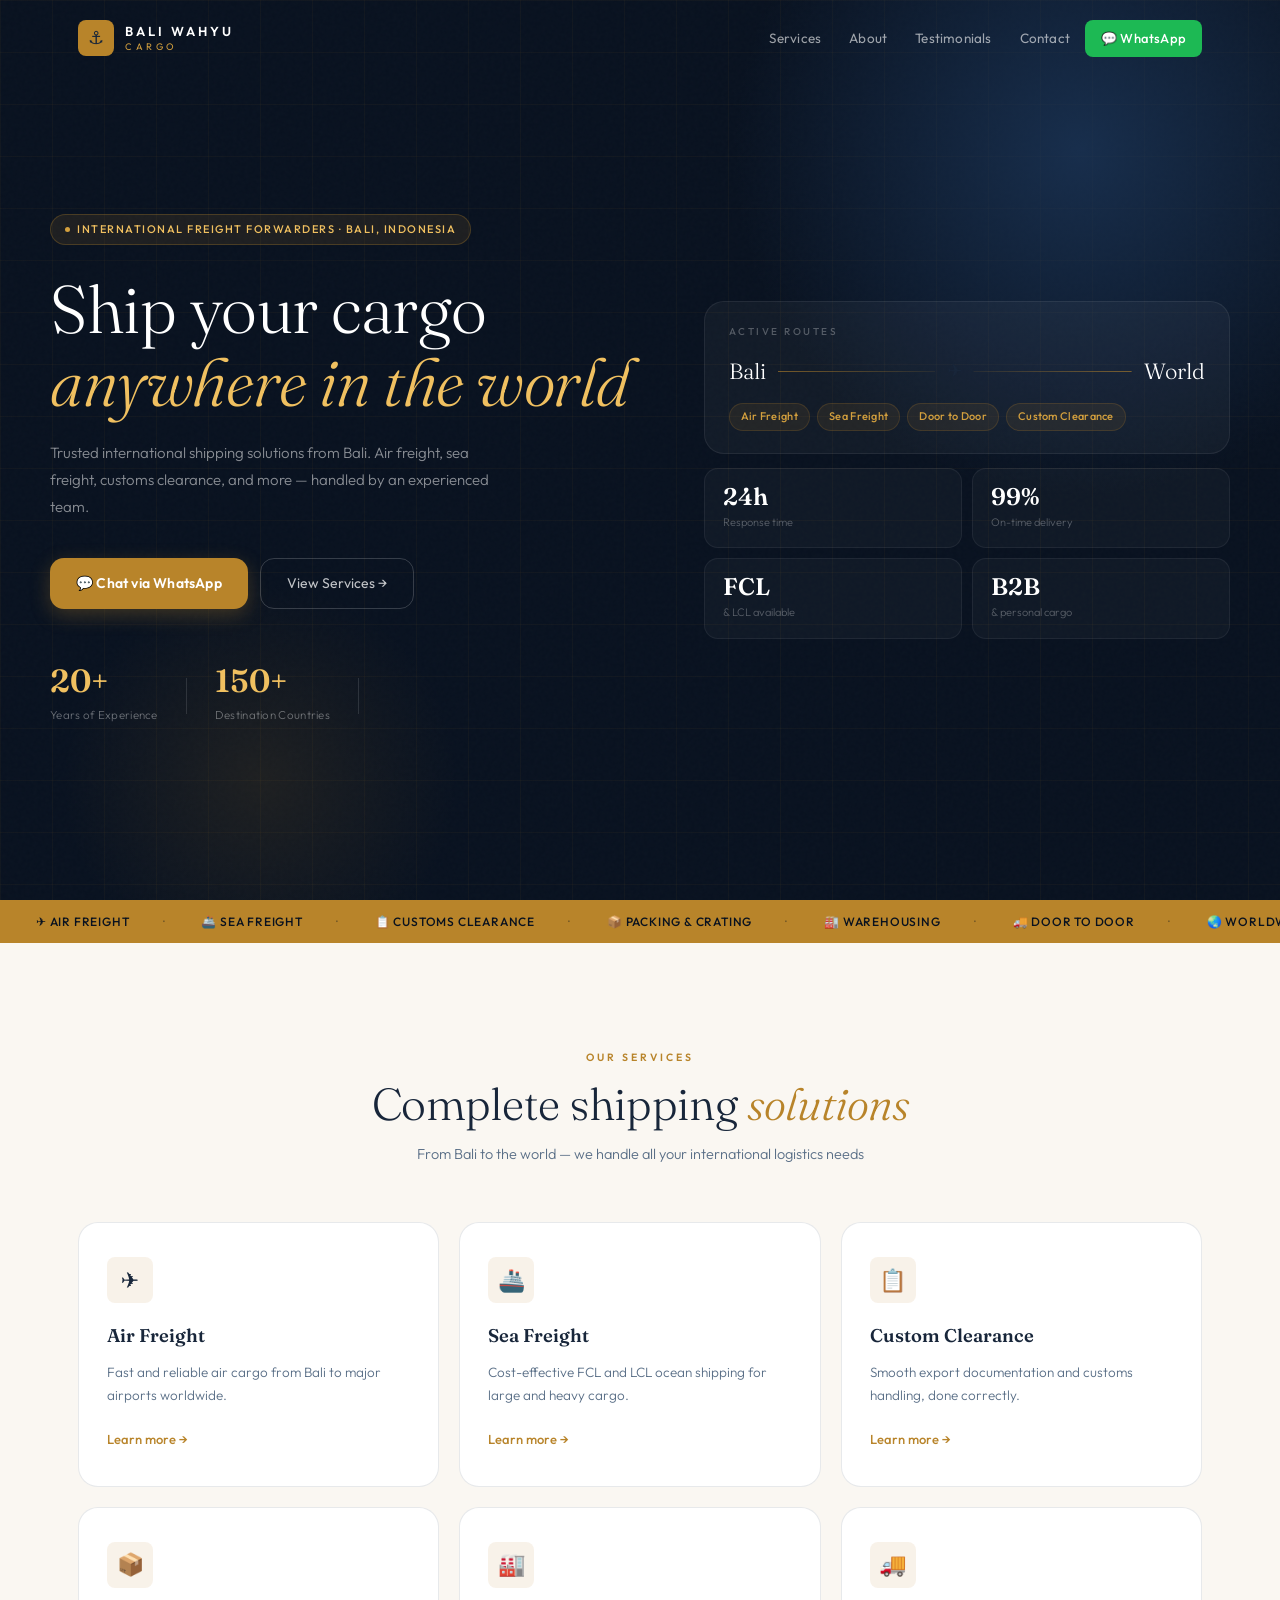
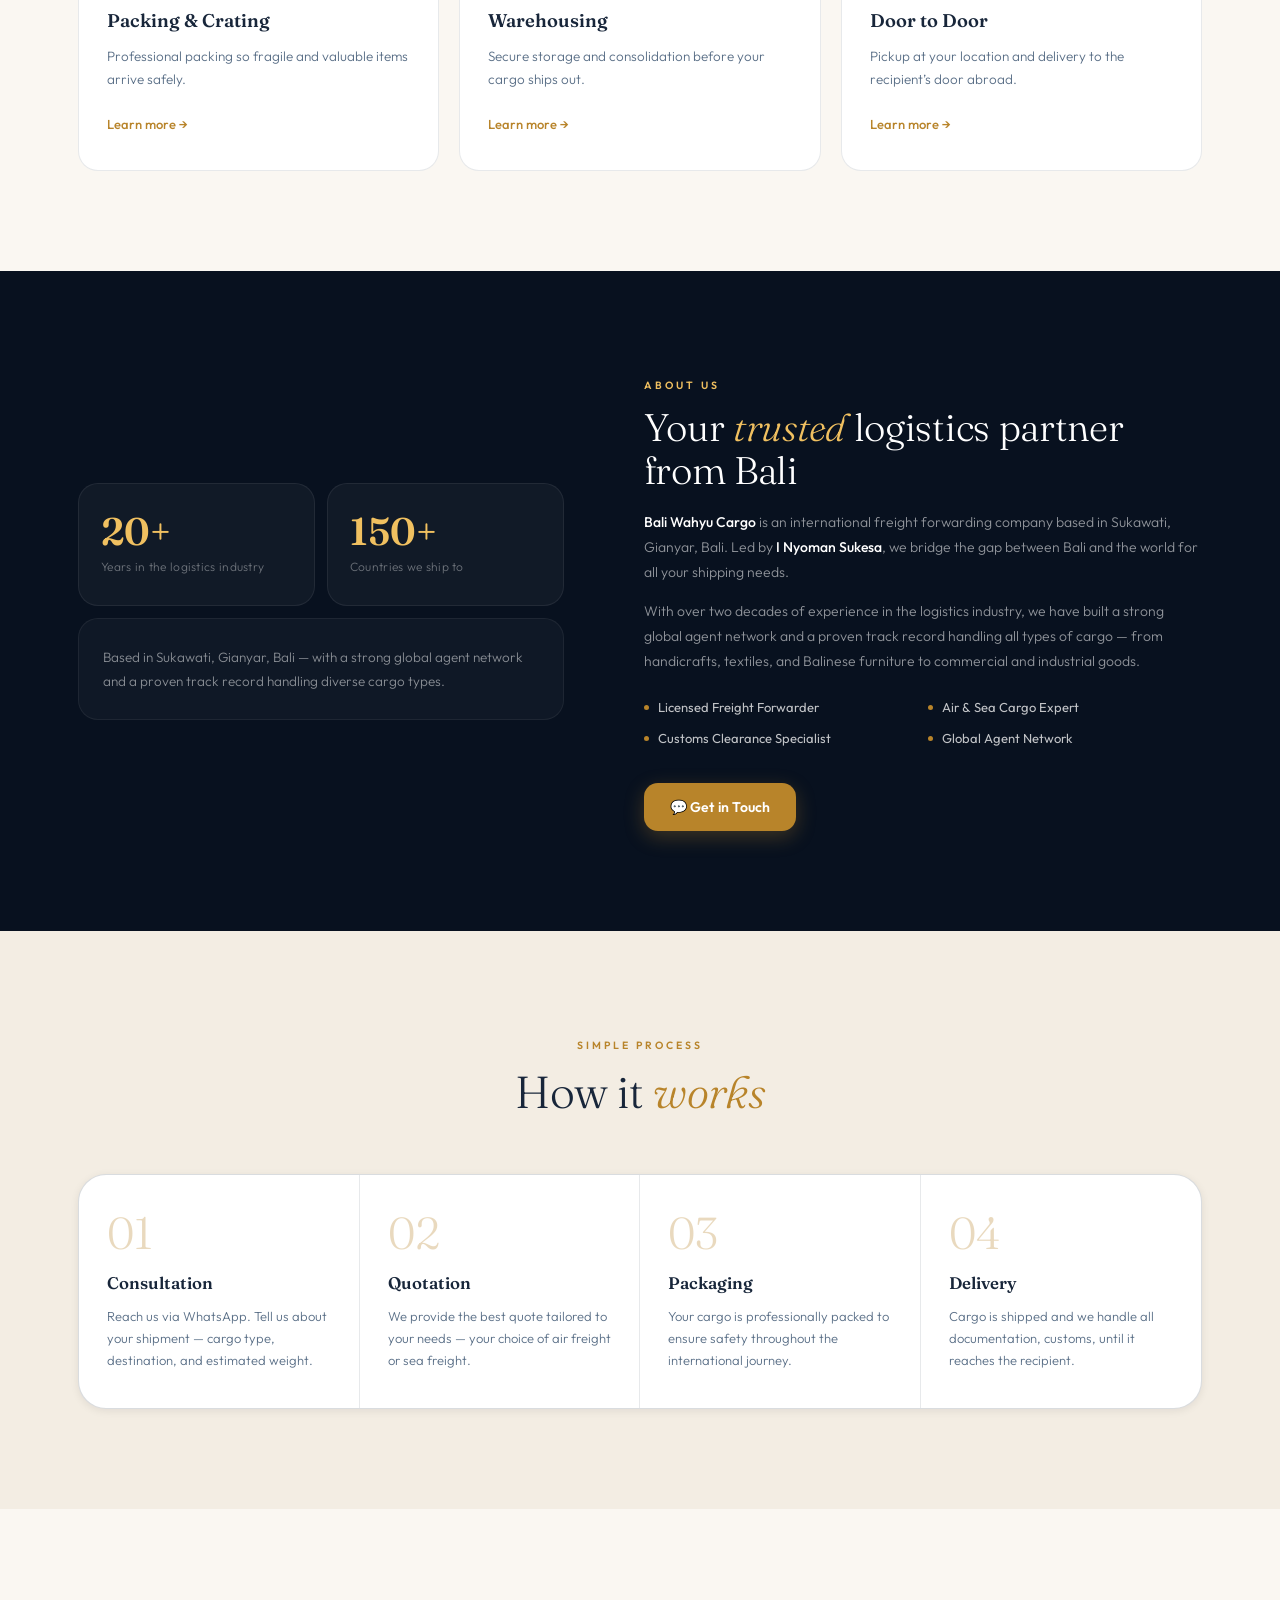
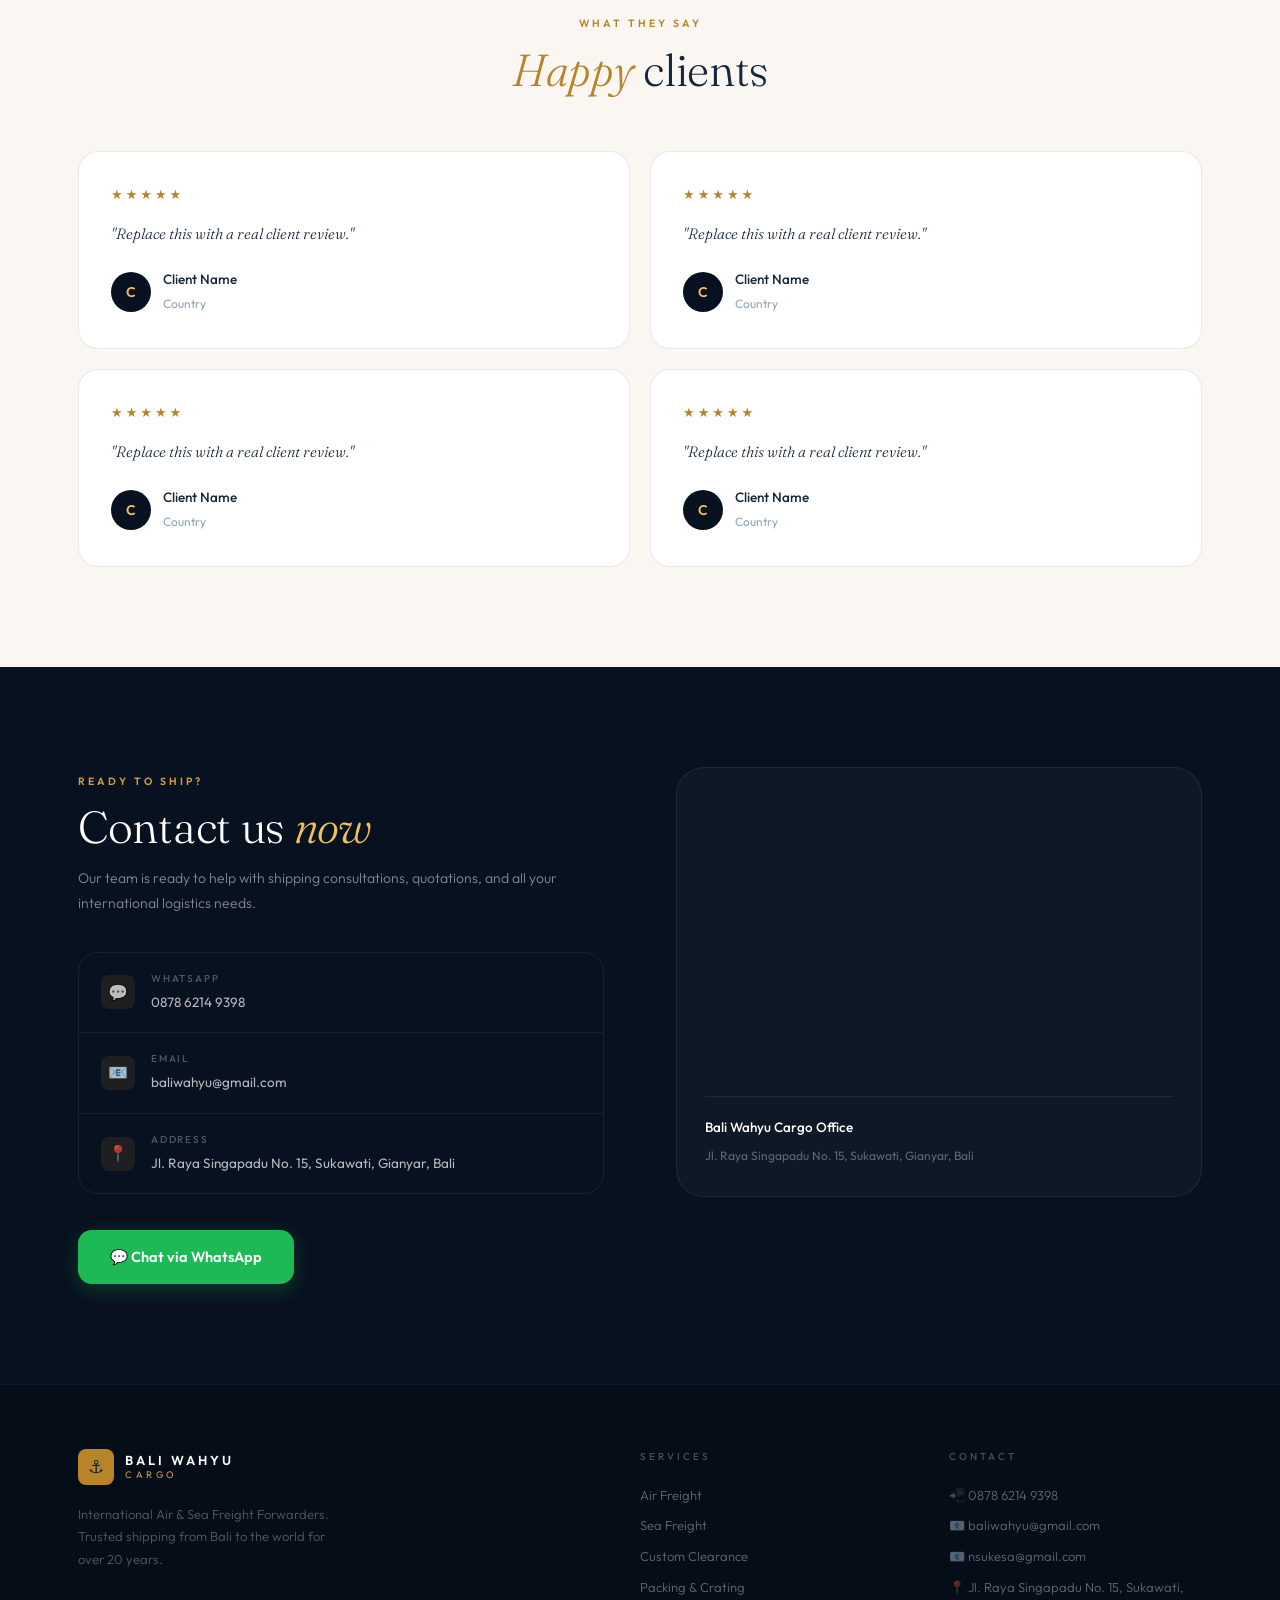
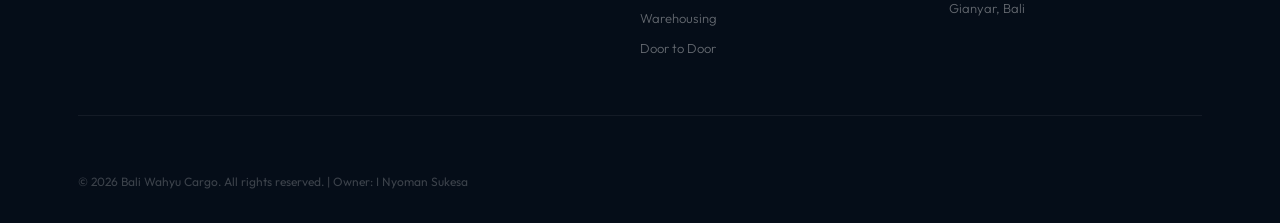
<file: index.html>
<!DOCTYPE html>
<html lang="en">
<head>
<meta charset="UTF-8">
<meta name="viewport" content="width=device-width, initial-scale=1.0">
<link rel="preconnect" href="https://fonts.googleapis.com">
<link rel="preconnect" href="https://fonts.gstatic.com" crossorigin>
<link href="https://fonts.googleapis.com/css2?family=Fraunces:ital,opsz,wght@0,9..144,300;0,9..144,400;0,9..144,600;0,9..144,700;1,9..144,300;1,9..144,400;1,9..144,600&family=Outfit:wght@300;400;500;600&display=swap" rel="stylesheet">
<link rel="stylesheet" href="assets/css/style.css">
<title>Bali Wahyu Cargo — International Air & Sea Freight Forwarders</title>
<meta name="description" content="Bali Wahyu Cargo - Trusted international freight forwarding from Bali. Air freight, sea freight, custom clearance, packing & warehousing.">
</head>
<body>
<div id="mob"></div>
<nav class="navbar" id="navbar"><div class="nav-inner">
  <a href="index.html" class="nav-logo" aria-label="Bali Wahyu Cargo"><div class="logo-mark">⚓</div><div class="logo-text"><span class="logo-main">Bali Wahyu</span><span class="logo-sub">Cargo</span></div></a>
  <ul class="nav-links" id="navLinks">
    <li><a href="index.html#services">Services</a></li><li><a href="index.html#about">About</a></li>
    <li><a href="index.html#testimonials">Testimonials</a></li><li><a href="index.html#contact">Contact</a></li>
    <li><a href="#" data-wa="Hello Bali Wahyu Cargo, I would like to enquire" class="btn-wa" target="_blank" rel="noopener">💬 WhatsApp</a></li>
  </ul>
  <button class="nav-toggle" id="hambBtn" aria-label="Toggle menu" aria-expanded="false"><span></span><span></span><span></span></button>
</div></nav>

<section class="hero" id="home">
  <div class="hero-grid"></div><div class="hero-glow hero-glow-1"></div><div class="hero-glow hero-glow-2"></div>
  <div class="hero-inner">
    <div class="hero-left">
      <div class="hero-badge"><span class="hero-badge-dot"></span>International Freight Forwarders · Bali, Indonesia</div>
      <h1 class="hero-title">Ship your cargo<br><em>anywhere in the world</em></h1>
      <p class="hero-desc">Trusted international shipping solutions from Bali. Air freight, sea freight, customs clearance, and more — handled by an experienced team.</p>
      <div class="hero-btns">
        <a href="#" data-wa="Hello Bali Wahyu Cargo, I would like to enquire about shipping" class="btn-primary" target="_blank" rel="noopener">💬 Chat via WhatsApp</a>
        <a href="#services" class="btn-outline">View Services →</a>
      </div>
      <div class="hero-stats">
        <div class="stat"><strong>20+</strong><span>Years of Experience</span></div><div class="stat-div"></div>
        <div class="stat"><strong>150+</strong><span>Destination Countries</span></div><div class="stat-div"></div>
      </div>
    </div>
    <div class="hero-visual">
      <div class="hero-panel">
        <div class="hero-panel-label">Active Routes</div>
        <div class="hero-route"><span class="route-city">Bali</span><div class="route-line"></div><span class="route-icon">✈️</span><div class="route-line" style="transform:scaleX(-1)"></div><span class="route-city">World</span></div>
        <div class="hero-chips"><span class="chip">Air Freight</span><span class="chip">Sea Freight</span><span class="chip">Door to Door</span><span class="chip">Custom Clearance</span></div>
      </div>
      <div class="hero-metrics">
        <div class="hero-metric"><div class="hero-metric-val">24h</div><div class="hero-metric-lbl">Response time</div></div>
        <div class="hero-metric"><div class="hero-metric-val">99%</div><div class="hero-metric-lbl">On-time delivery</div></div>
        <div class="hero-metric"><div class="hero-metric-val">FCL</div><div class="hero-metric-lbl">& LCL available</div></div>
        <div class="hero-metric"><div class="hero-metric-val">B2B</div><div class="hero-metric-lbl">& personal cargo</div></div>
      </div>
    </div>
  </div>
</section>

<div class="ticker-wrap" aria-hidden="true"><div class="ticker-track">
  <span>✈️ Air Freight</span><span>🚢 Sea Freight</span><span>📋 Customs Clearance</span><span>📦 Packing &amp; Crating</span><span>🏭 Warehousing</span><span>🚚 Door to Door</span><span>🌏 Worldwide Shipping</span>
  <span>✈️ Air Freight</span><span>🚢 Sea Freight</span><span>📋 Customs Clearance</span><span>📦 Packing &amp; Crating</span><span>🏭 Warehousing</span><span>🚚 Door to Door</span><span>🌏 Worldwide Shipping</span>
</div></div>

<section class="section-services" id="services"><div class="container">
  <div class="section-header center" data-anim>
    <span class="section-label">Our Services</span><h2>Complete shipping <em>solutions</em></h2>
    <p>From Bali to the world — we handle all your international logistics needs</p>
  </div>
  <div class="services-grid" id="services-grid" data-stagger></div>
</div></section>

<section class="section-about" id="about"><div class="container"><div class="about-grid">
  <div class="about-left" data-anim>
    <div class="about-kpi-row">
      <div class="kpi-card"><div class="kpi-num">20+</div><div class="kpi-lbl">Years in the logistics industry</div></div>
      <div class="kpi-card"><div class="kpi-num">150+</div><div class="kpi-lbl">Countries we ship to</div></div>
    </div>
    <div class="about-desc-panel"><p>Based in Sukawati, Gianyar, Bali — with a strong global agent network and a proven track record handling diverse cargo types.</p></div>
  </div>
  <div class="about-content" data-anim>
    <span class="section-label">About Us</span>
    <h2>Your <em>trusted</em> logistics partner from Bali</h2>
    <p><strong>Bali Wahyu Cargo</strong> is an international freight forwarding company based in Sukawati, Gianyar, Bali. Led by <strong data-site="owner"></strong>, we bridge the gap between Bali and the world for all your shipping needs.</p>
    <p>With over two decades of experience in the logistics industry, we have built a strong global agent network and a proven track record handling all types of cargo — from handicrafts, textiles, and Balinese furniture to commercial and industrial goods.</p>
    <div class="about-feats">
      <div class="feat"><span class="feat-dot"></span> Licensed Freight Forwarder</div><div class="feat"><span class="feat-dot"></span> Air &amp; Sea Cargo Expert</div>
      <div class="feat"><span class="feat-dot"></span> Customs Clearance Specialist</div><div class="feat"><span class="feat-dot"></span> Global Agent Network</div>
    </div>
    <a href="#" data-wa="Hello Bali Wahyu Cargo, I would like to know more" class="btn-primary" target="_blank" rel="noopener">💬 Get in Touch</a>
  </div>
</div></div></section>

<section class="section-steps"><div class="container">
  <div class="section-header center" data-anim><span class="section-label">Simple Process</span><h2>How it <em>works</em></h2></div>
  <div class="steps-grid" data-stagger>
    <div class="step"><div class="step-num">01</div><h3>Consultation</h3><p>Reach us via WhatsApp. Tell us about your shipment — cargo type, destination, and estimated weight.</p></div>
    <div class="step"><div class="step-num">02</div><h3>Quotation</h3><p>We provide the best quote tailored to your needs — your choice of air freight or sea freight.</p></div>
    <div class="step"><div class="step-num">03</div><h3>Packaging</h3><p>Your cargo is professionally packed to ensure safety throughout the international journey.</p></div>
    <div class="step"><div class="step-num">04</div><h3>Delivery</h3><p>Cargo is shipped and we handle all documentation, customs, until it reaches the recipient.</p></div>
  </div>
</div></section>

<section class="section-testi" id="testimonials"><div class="container">
  <div class="section-header center" data-anim><span class="section-label">What They Say</span><h2><em>Happy</em> clients</h2></div>
  <div class="testi-grid" id="testi-grid" data-stagger></div>
</div></section>

<section class="section-cta" id="contact"><div class="container"><div class="cta-box">
  <div class="cta-content" data-anim>
    <span class="section-label">Ready to Ship?</span><h2>Contact us <em>now</em></h2>
    <p>Our team is ready to help with shipping consultations, quotations, and all your international logistics needs.</p>
    <div class="contact-list">
      <a href="#" data-wa="" class="contact-item" target="_blank" rel="noopener"><div class="contact-icon-wrap">💬</div><div class="contact-item-text"><strong>WhatsApp</strong><span data-site="phone"></span></div></a>
      <a href="#" data-mail="email1" class="contact-item"><div class="contact-icon-wrap">📧</div><div class="contact-item-text"><strong>Email</strong><span data-site="email1"></span></div></a>
      <div class="contact-item"><div class="contact-icon-wrap">📍</div><div class="contact-item-text"><strong>Address</strong><span data-site="address"></span></div></div>
    </div>
    <a href="#" data-wa="Hello Bali Wahyu Cargo, I would like to enquire about international shipping" class="btn-wa-big" target="_blank" rel="noopener">💬 Chat via WhatsApp</a>
  </div>
  <div class="cta-right" data-anim>
    <div class="cta-map"><iframe src="https://maps.google.com/maps?q=Sukawati,Gianyar,Bali&output=embed" height="280" style="border:0;" allowfullscreen loading="lazy" title="Bali Wahyu Cargo Location"></iframe></div>
    <div class="cta-map-info"><strong>Bali Wahyu Cargo Office</strong><span data-site="address"></span></div>
  </div>
</div></div></section>

<footer class="footer"><div class="container">
  <div class="footer-grid">
    <div class="footer-brand">
      <a href="index.html" class="nav-logo"><div class="logo-mark">⚓</div><div class="logo-text"><span class="logo-main">Bali Wahyu</span><span class="logo-sub">Cargo</span></div></a>
      <p>International Air &amp; Sea Freight Forwarders. Trusted shipping from Bali to the world for over 20 years.</p>
    </div>
    <div class="footer-col"><h4>Services</h4><ul id="footer-services"></ul></div>
    <div class="footer-col"><h4>Contact</h4><ul>
      <li>📲 <span data-site="phone"></span></li><li>📧 <span data-site="email1"></span></li>
      <li>📧 <span data-site="email2"></span></li><li>📍 <span data-site="address"></span></li></ul></div>
  </div>
  <div class="footer-bottom"><p>© <script>document.write(new Date().getFullYear())</script> Bali Wahyu Cargo. All rights reserved. | Owner: <span data-site="owner"></span></p></div>
</div></footer>

<script src="assets/js/data.js"></script>
<script src="assets/js/main.js"></script>
</body>
</html>
</file>
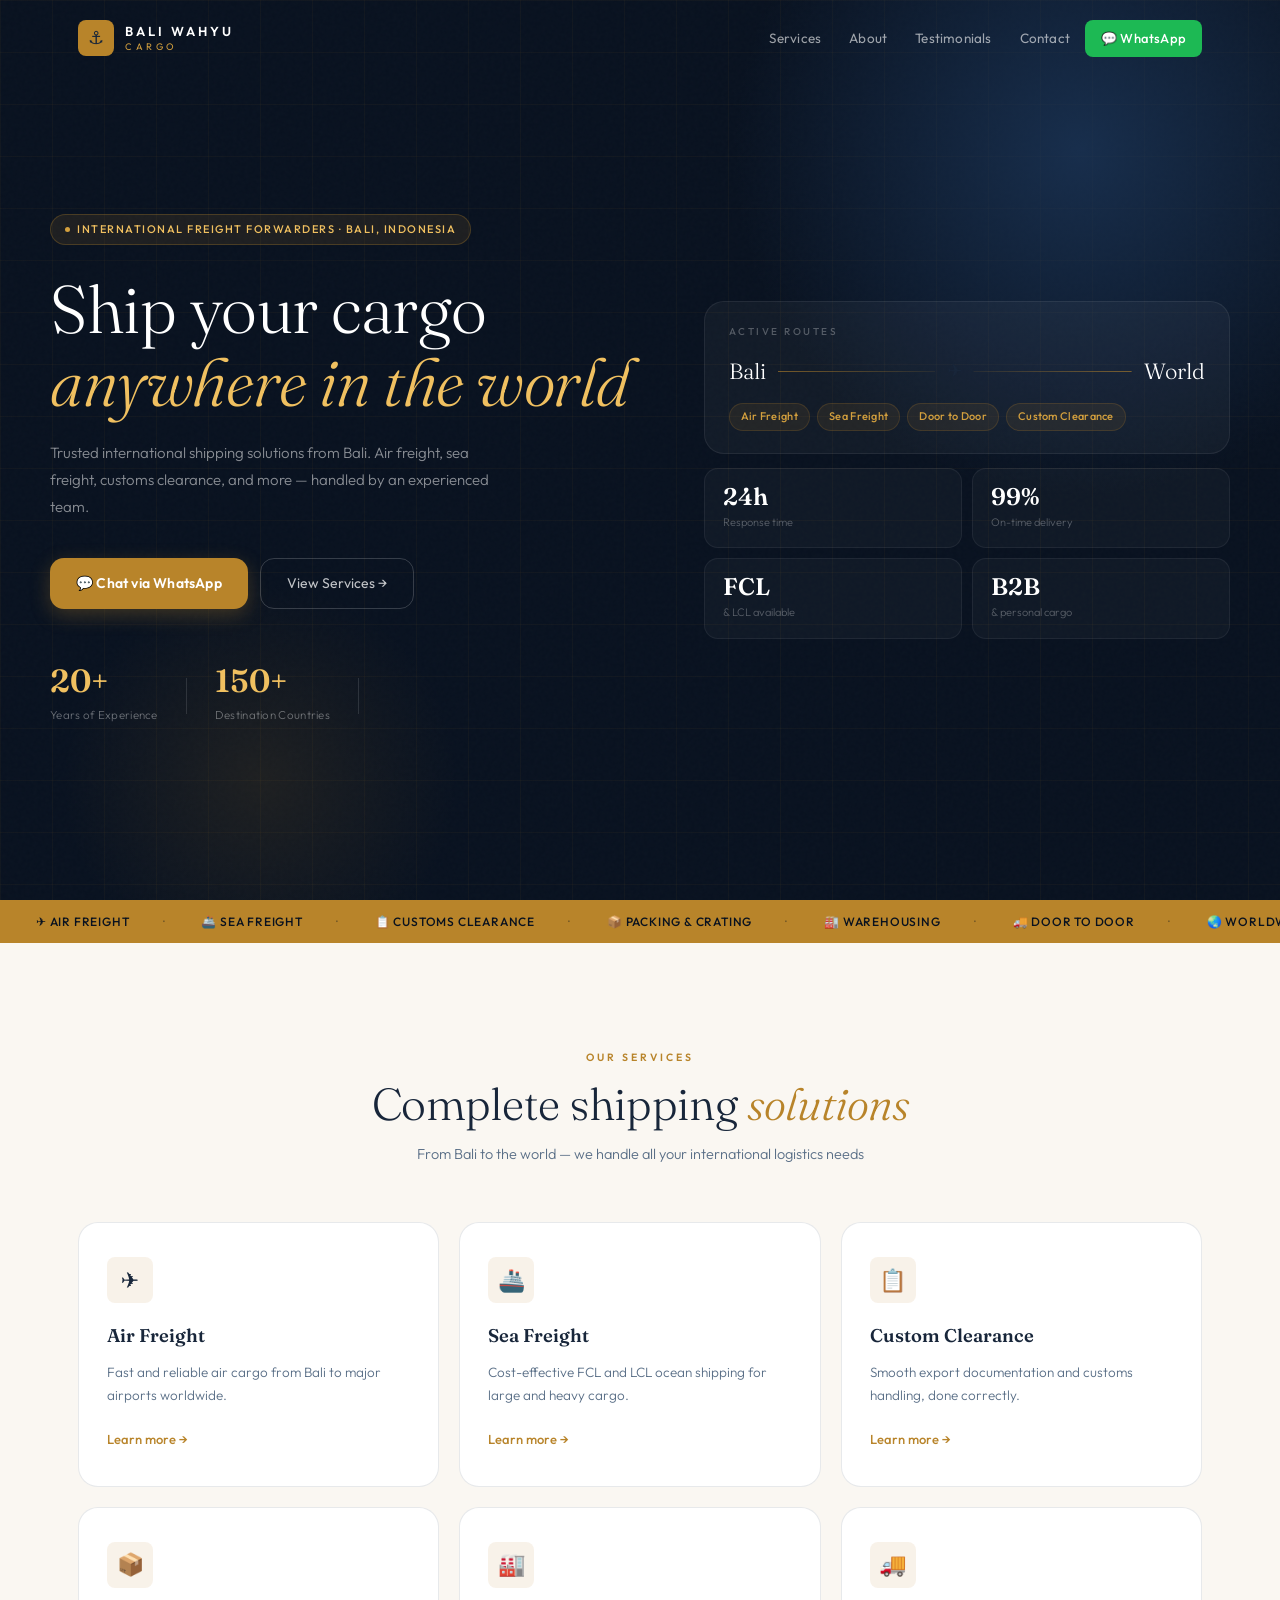
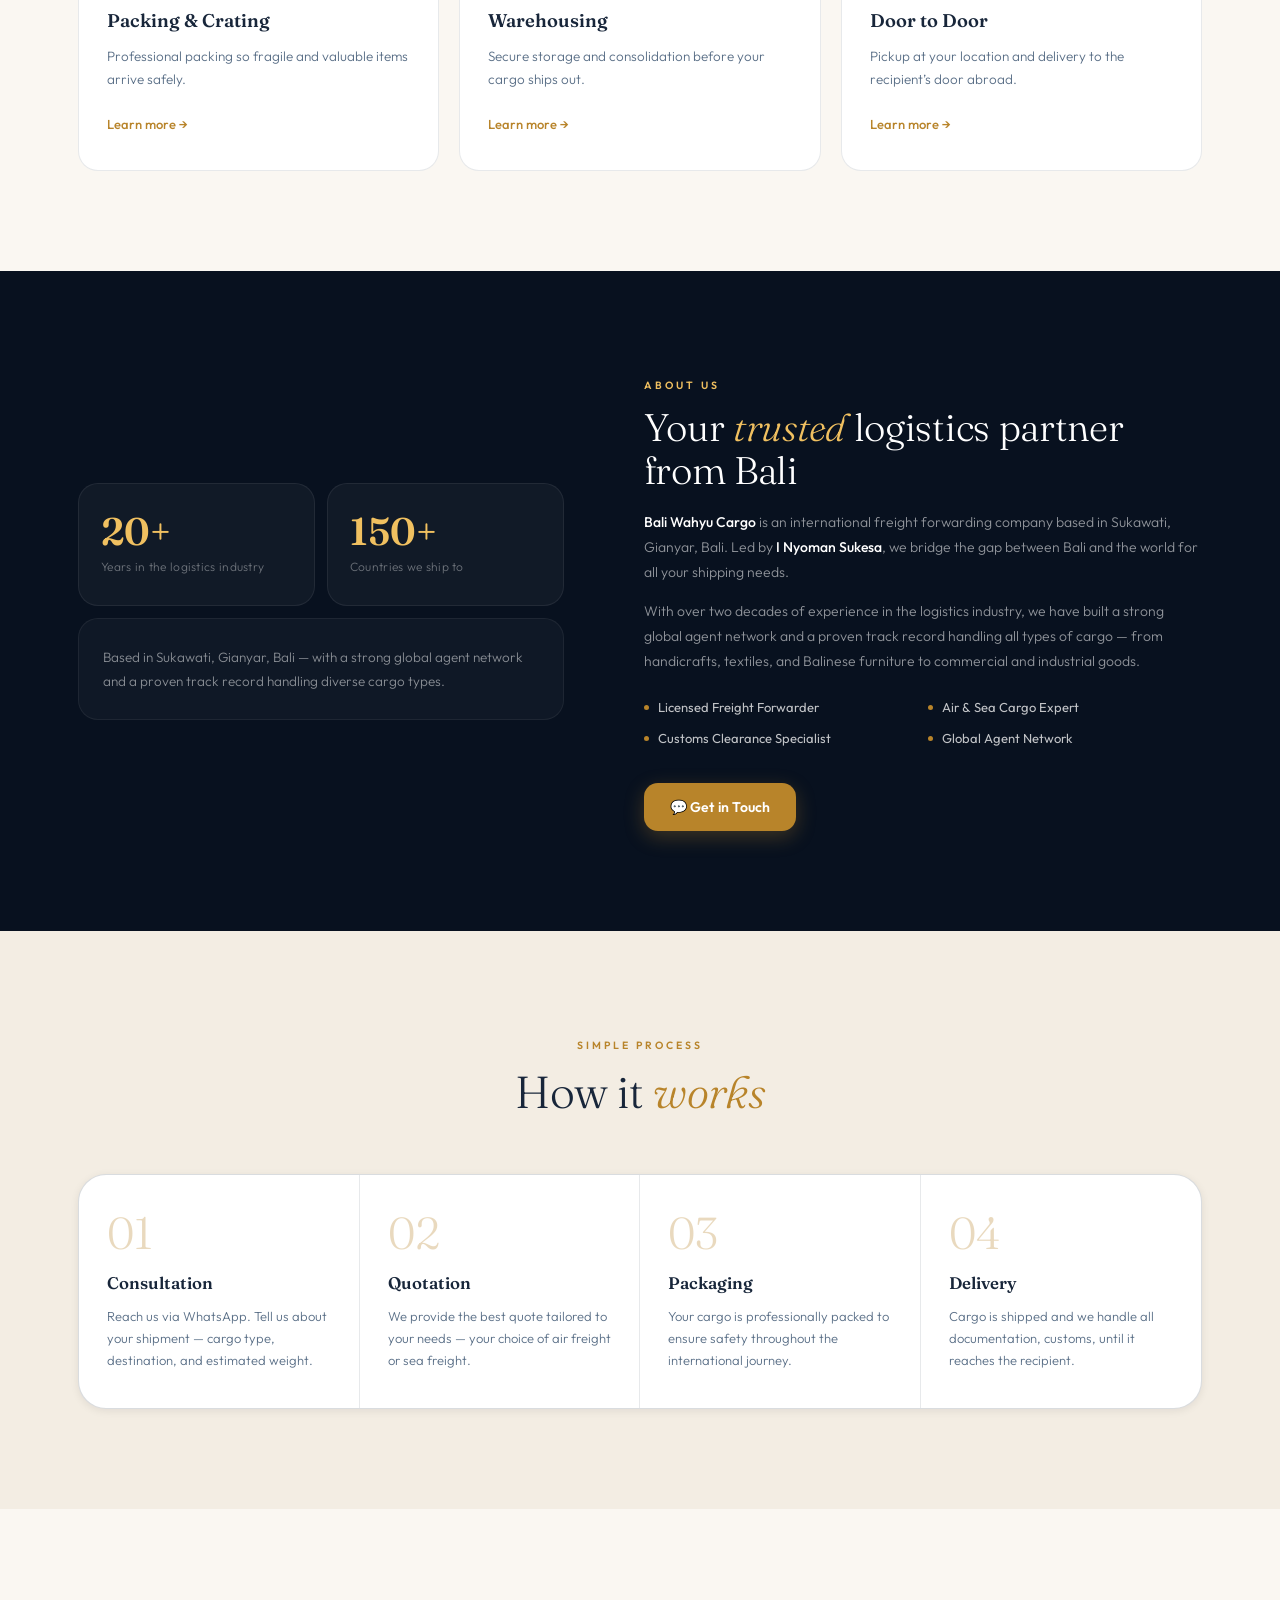
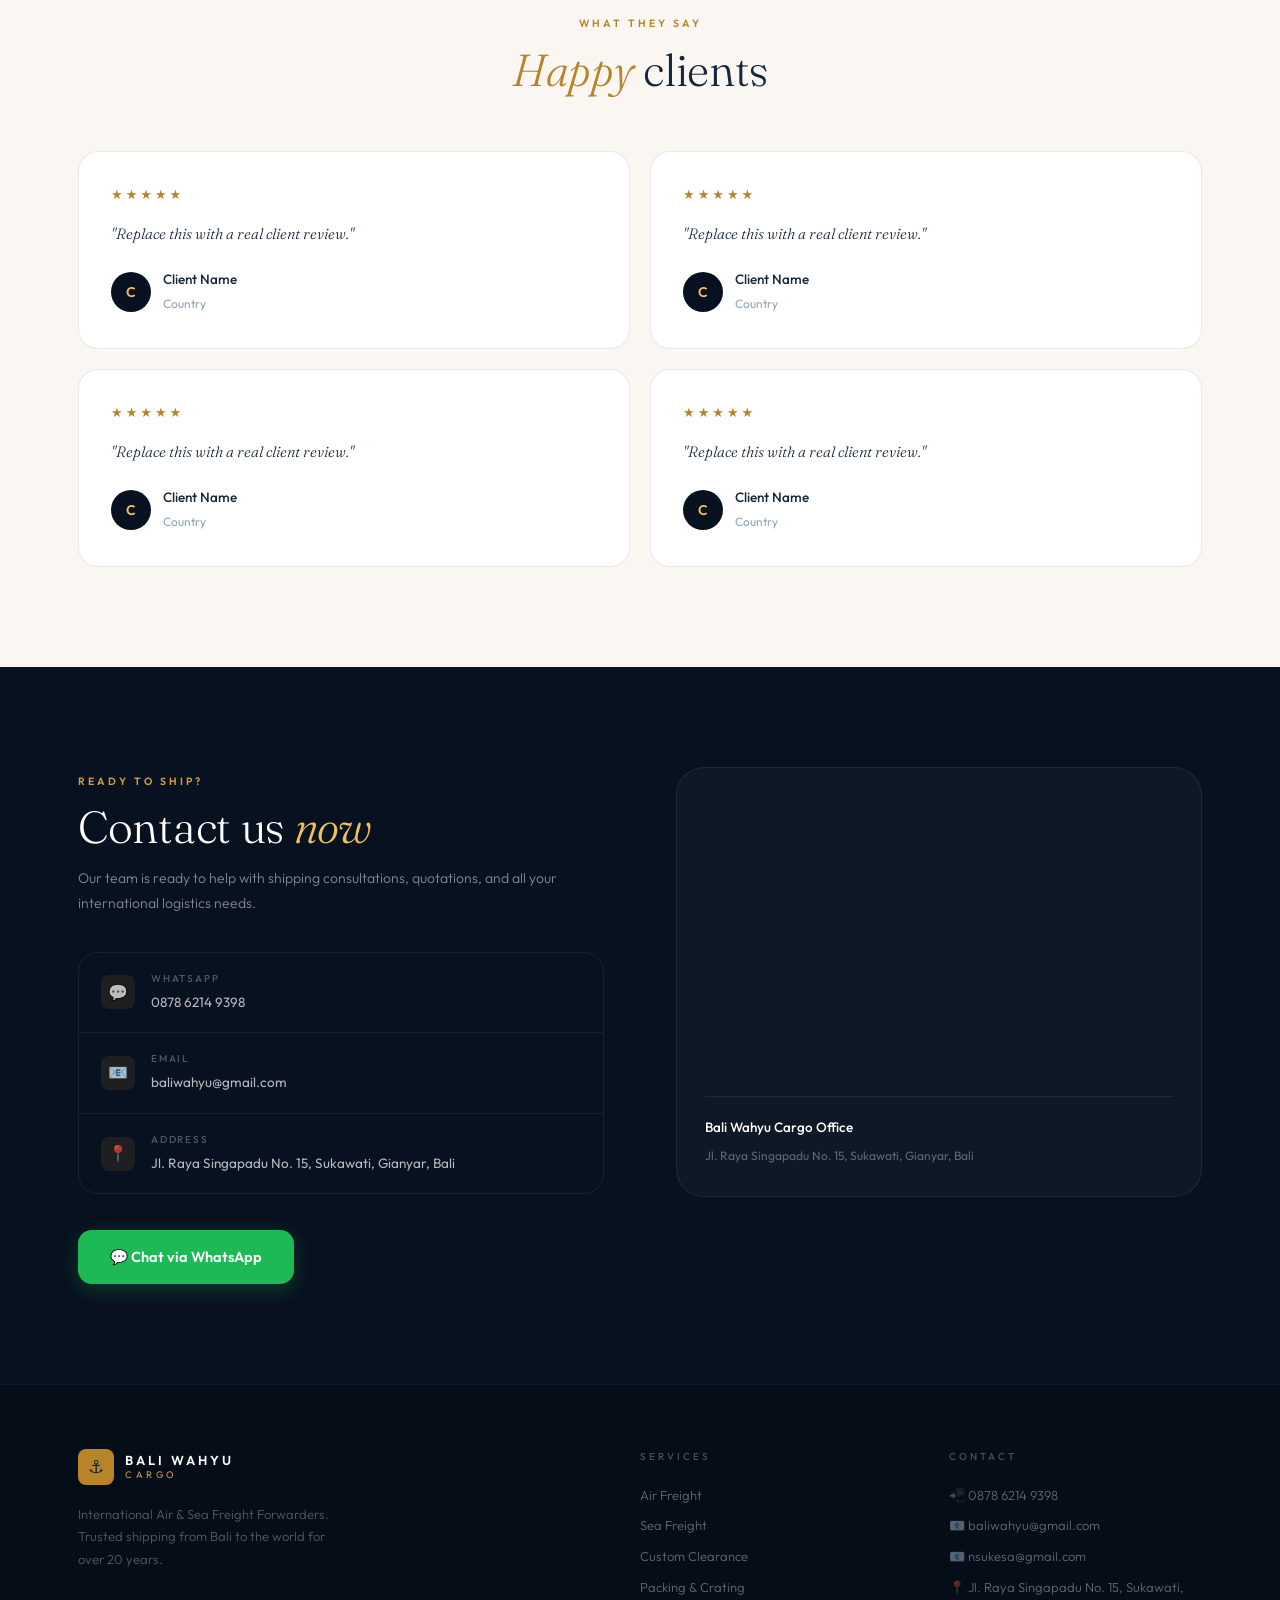
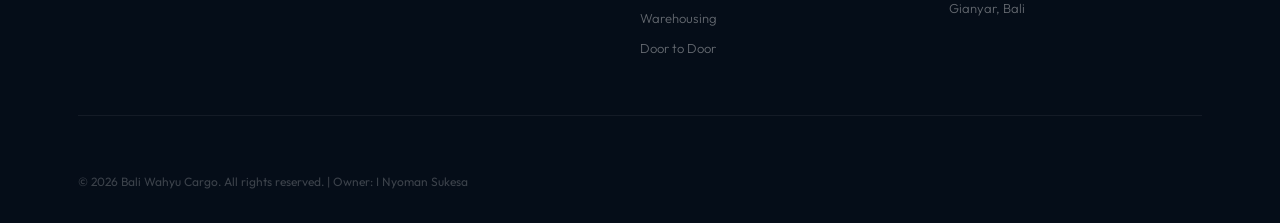
<file: service.html>
<!DOCTYPE html>
<html lang="en">
<head>
<meta charset="UTF-8">
<meta name="viewport" content="width=device-width, initial-scale=1.0">
<link rel="preconnect" href="https://fonts.googleapis.com">
<link rel="preconnect" href="https://fonts.gstatic.com" crossorigin>
<link href="https://fonts.googleapis.com/css2?family=Fraunces:ital,opsz,wght@0,9..144,300;0,9..144,400;0,9..144,600;0,9..144,700;1,9..144,300;1,9..144,400;1,9..144,600&family=Outfit:wght@300;400;500;600&display=swap" rel="stylesheet">
<link rel="stylesheet" href="assets/css/style.css">
<title>Service — Bali Wahyu Cargo</title>
</head>
<body>
<div id="mob"></div>
<nav class="navbar" id="navbar"><div class="nav-inner">
  <a href="index.html" class="nav-logo" aria-label="Bali Wahyu Cargo"><div class="logo-mark">⚓</div><div class="logo-text"><span class="logo-main">Bali Wahyu</span><span class="logo-sub">Cargo</span></div></a>
  <ul class="nav-links" id="navLinks">
    <li><a href="index.html#services">Services</a></li><li><a href="index.html#about">About</a></li>
    <li><a href="index.html#testimonials">Testimonials</a></li><li><a href="index.html#contact">Contact</a></li>
    <li><a href="#" data-wa="Hello Bali Wahyu Cargo, I would like to enquire" class="btn-wa" target="_blank" rel="noopener">💬 WhatsApp</a></li>
  </ul>
  <button class="nav-toggle" id="hambBtn" aria-label="Toggle menu" aria-expanded="false"><span></span><span></span><span></span></button>
</div></nav>

<section class="detail-hero" id="detail-root">
  <div class="detail-hero-glow"></div>
  <div class="detail-hero-inner">
    <div class="detail-hero-left">
      <div class="detail-hero-badge"><a href="index.html#services">← All Services</a><span style="color:rgba(255,255,255,0.2)">·</span><span>Bali Wahyu Cargo</span></div>
      <h1><span data-s="icon"></span> <span data-s="nama"></span></h1>
      <p class="detail-hero-desc" data-s="singkat"></p>
    </div>
    <div class="detail-hero-meta"><span class="detail-hero-tag">International Freight</span><span class="detail-hero-tag">Bali · Indonesia</span><span class="detail-hero-tag">Est. 20+ Years</span></div>
  </div>
</section>

<section class="detail-body"><div class="container">
  <div class="detail-breadcrumb"><a href="index.html">Home</a><span>›</span><a href="index.html#services">Services</a><span>›</span><span style="color:var(--gold)" data-s="nama"></span></div>
  <div class="detail-layout">
    <div class="detail-main">
      <div class="detail-content-card" data-anim>
        <div class="detail-content-header">
          <div class="detail-content-icon" data-s="icon"></div>
          <div><h2 data-s="nama"></h2><p>International freight forwarding from Bali</p></div>
        </div>
        <div class="detail-content-body" id="detail-body"></div>
      </div>
      <div class="detail-others-section" data-anim>
        <span class="detail-others-label">Other Services</span>
        <div class="detail-others-grid" id="detail-others"></div>
      </div>
    </div>
    <aside class="detail-sidebar">
      <div class="sidebar-cta-card" data-anim>
        <div class="sidebar-cta-icon" data-s="icon"></div><h3>Get a Free Quote</h3>
        <p>Contact us now for a free consultation and the best rate for your shipment.</p>
        <a href="#" id="detail-wa" class="btn-wa-big" target="_blank" rel="noopener">💬 Chat on WhatsApp</a>
      </div>
      <div class="sidebar-info-card" data-anim>
        <div class="sidebar-info-item"><div class="sidebar-info-icon">📲</div><div><strong>Phone / WhatsApp</strong><span data-site="phone"></span></div></div>
        <div class="sidebar-info-item"><div class="sidebar-info-icon">📧</div><div><strong>Email</strong><span data-site="email1"></span></div></div>
        <div class="sidebar-info-item"><div class="sidebar-info-icon">📍</div><div><strong>Office Address</strong><span data-site="address"></span></div></div>
      </div>
      <div class="sidebar-trust-card" data-anim>
        <span class="sidebar-trust-title">Why Choose Us</span>
        <div class="trust-badges">
          <div class="trust-badge"><span class="trust-badge-dot"></span> Licensed Freight Forwarder</div>
          <div class="trust-badge"><span class="trust-badge-dot"></span> 20+ Years Experience</div>
          <div class="trust-badge"><span class="trust-badge-dot"></span> 150+ Countries</div>
          <div class="trust-badge"><span class="trust-badge-dot"></span> Air &amp; Sea Cargo Expert</div>
          <div class="trust-badge"><span class="trust-badge-dot"></span> Customs Clearance Handled</div>
          <div class="trust-badge"><span class="trust-badge-dot"></span> Door-to-Door Available</div>
        </div>
      </div>
    </aside>
  </div>
</div></section>

<footer class="footer"><div class="container"><div class="footer-bottom">
  <p>© <script>document.write(new Date().getFullYear())</script> Bali Wahyu Cargo. All rights reserved.</p>
  <a href="index.html" style="color:var(--gold2)">← Back to Home</a>
</div></div></footer>

<script src="assets/js/data.js"></script>
<script src="assets/js/main.js"></script>
</body>
</html>
</file>
<file: assets/css/style.css>
/* BALI WAHYU CARGO — style.css | Fonts: Fraunces + Outfit */
@import url('https://fonts.googleapis.com/css2?family=Fraunces:ital,opsz,wght@0,9..144,300;0,9..144,400;0,9..144,600;0,9..144,700;1,9..144,300;1,9..144,400;1,9..144,600&family=Outfit:wght@300;400;500;600&display=swap');

:root {
  --navy:#08111f; --navy2:#0d1d35; --navy3:#152948; --navy4:#1e3a5f;
  --gold:#b8842a; --gold2:#d4a03e; --gold3:#f0c060;
  --cream:#faf7f2; --cream2:#f3ede3; --white:#fff;
  --text:#18263a; --muted:#5a6f87; --muted2:#8fa3b8;
  --border:rgba(24,38,58,0.1); --border-lg:rgba(24,38,58,0.16); --gold-border:rgba(184,132,42,0.25);
  --ff-display:'Fraunces',Georgia,serif; --ff-body:'Outfit',system-ui,sans-serif;
  --r-sm:8px; --r-md:14px; --r-lg:20px; --r-xl:28px;
  --shadow-sm:0 2px 8px rgba(8,17,31,0.08); --shadow-md:0 8px 32px rgba(8,17,31,0.12); --shadow-lg:0 20px 60px rgba(8,17,31,0.18);
  --ease:cubic-bezier(0.4,0,0.2,1); --t:0.25s var(--ease);
}

*,*::before,*::after{box-sizing:border-box;margin:0;padding:0}
html{scroll-behavior:smooth;font-size:16px}
body{font-family:var(--ff-body);color:var(--text);background:var(--cream);line-height:1.6;overflow-x:hidden;-webkit-font-smoothing:antialiased}
a{text-decoration:none;color:inherit}
img{display:block;max-width:100%}
.container{max-width:1180px;margin:0 auto;padding:0 28px}

/* NAVBAR */
.navbar{position:fixed;top:0;left:0;right:0;z-index:1000;padding:20px 0;transition:background var(--t),padding var(--t),box-shadow var(--t)}
.navbar.scrolled{background:rgba(8,17,31,0.96);backdrop-filter:blur(18px);-webkit-backdrop-filter:blur(18px);padding:14px 0;box-shadow:0 1px 0 rgba(255,255,255,0.06)}
.nav-inner{max-width:1180px;margin:0 auto;padding:0 28px;display:flex;align-items:center;justify-content:space-between;gap:32px}
.nav-logo{display:flex;align-items:center;gap:11px;flex-shrink:0;position:relative;z-index:1100}
.logo-mark{width:36px;height:36px;background:var(--gold);border-radius:var(--r-sm);display:flex;align-items:center;justify-content:center;font-size:18px;line-height:1;flex-shrink:0}
.logo-text{line-height:1.2}
.logo-main{display:block;font-family:var(--ff-body);font-weight:600;font-size:13px;letter-spacing:3px;color:#fff;text-transform:uppercase}
.logo-sub{display:block;font-size:9.5px;letter-spacing:3.5px;text-transform:uppercase;color:var(--gold2);font-weight:400;margin-top:1px}
.nav-links{display:flex;align-items:center;gap:2px;list-style:none}
.nav-links a{display:block;color:rgba(255,255,255,0.6);font-size:13.5px;font-weight:400;padding:7px 13px;border-radius:var(--r-sm);transition:color var(--t),background var(--t);letter-spacing:0.2px}
.nav-links a:hover{color:#fff;background:rgba(255,255,255,0.07)}
.btn-wa{display:inline-flex!important;align-items:center;gap:6px;background:#1DB954!important;color:#fff!important;font-weight:500!important;font-size:13px!important;padding:8px 16px!important;border-radius:var(--r-sm)!important;transition:background var(--t),transform var(--t)!important}
.btn-wa:hover{background:#17a349!important;transform:translateY(-1px)!important}

/* HAMBURGER */
.nav-toggle{display:none;flex-direction:column;justify-content:center;gap:5px;background:none;border:none;cursor:pointer;padding:8px;z-index:1100;position:relative;width:40px;height:40px}
.nav-toggle span{display:block;width:22px;height:1.5px;background:#fff;border-radius:2px;transition:width .35s var(--ease),transform .35s var(--ease),opacity .25s var(--ease);transform-origin:center}
.nav-toggle.open span{background:var(--cream)}
.nav-toggle.open span:nth-child(1){width:22px;transform:translateY(6.5px) rotate(-45deg)}
.nav-toggle.open span:nth-child(2){opacity:0;transform:scaleX(0)}
.nav-toggle.open span:nth-child(3){width:22px;transform:translateY(-6.5px) rotate(45deg)}

/* MOBILE NAV */
#mob{position:fixed;inset:0;z-index:1050;pointer-events:none}
#mob.on{pointer-events:all}
#mob-bg{position:absolute;inset:0;background:#0a1828;clip-path:circle(0% at calc(100% - 44px) 44px);transition:clip-path .65s cubic-bezier(0.16,1,0.3,1)}
#mob.on #mob-bg{clip-path:circle(160% at calc(100% - 44px) 44px)}
#mob-content{position:absolute;inset:0;display:flex;flex-direction:column;padding:90px 32px 40px;opacity:0;transition:opacity .2s ease}
#mob.on #mob-content{opacity:1;transition:opacity .3s ease .3s}
.mob-tag{font-size:.6rem;letter-spacing:.25em;text-transform:uppercase;color:rgba(184,132,42,0.7);font-weight:300;margin-bottom:2rem;display:flex;align-items:center;gap:.6rem}
.mob-tag::before{content:'';width:20px;height:1px;background:rgba(184,132,42,0.5)}
.mob-links{flex:1;display:flex;flex-direction:column}
.mob-item{display:flex;align-items:center;justify-content:space-between;padding:1.1rem 0;border-bottom:1px solid rgba(184,132,42,0.1);color:#fff;transform:translateY(20px);opacity:0;transition:transform .5s var(--ease),opacity .5s ease,color .2s;position:relative;overflow:hidden}
.mob-item::after{content:'';position:absolute;inset:0;background:rgba(184,132,42,0.05);transform:translateX(-100%);transition:transform .4s var(--ease)}
.mob-item:hover::after{transform:translateX(0)}
.mob-item:hover{color:var(--gold2)}
.mob-item:hover .mob-arrow{background:rgba(184,132,42,0.15);border-color:rgba(184,132,42,0.5);color:var(--gold2);transform:rotate(-45deg)}
#mob.on .mob-item:nth-child(1){transform:none;opacity:1;transition-delay:.32s}
#mob.on .mob-item:nth-child(2){transform:none;opacity:1;transition-delay:.42s}
#mob.on .mob-item:nth-child(3){transform:none;opacity:1;transition-delay:.52s}
#mob.on .mob-item:nth-child(4){transform:none;opacity:1;transition-delay:.60s}
.mob-item-left{display:flex;flex-direction:column;gap:.15rem}
.mob-item-num{font-size:.58rem;letter-spacing:.15em;color:rgba(184,132,42,0.6);font-weight:300}
.mob-item-label{font-family:var(--ff-display);font-size:2.4rem;font-weight:300;font-style:italic;line-height:1;color:#fff}
.mob-arrow{width:32px;height:32px;border:1px solid rgba(184,132,42,0.25);border-radius:50%;display:flex;align-items:center;justify-content:center;color:rgba(184,132,42,0.7);font-size:1rem;transition:all .3s;flex-shrink:0}
.mob-footer{border-top:1px solid rgba(184,132,42,0.1);padding-top:1.5rem;display:flex;justify-content:space-between;align-items:flex-end;transform:translateY(16px);opacity:0;transition:transform .5s var(--ease) .65s,opacity .5s ease .65s}
#mob.on .mob-footer{transform:none;opacity:1}
.mob-footer-loc-label{font-size:.58rem;letter-spacing:.2em;text-transform:uppercase;color:rgba(184,132,42,0.5);font-weight:300;margin-bottom:.25rem}
.mob-footer-loc-val{font-size:.8rem;color:rgba(255,255,255,0.55);font-weight:300}
.mob-wa{display:flex;align-items:center;gap:.5rem;background:rgba(29,185,84,0.12);border:1px solid rgba(29,185,84,0.25);color:#4ade80;padding:.5rem .9rem;border-radius:20px;font-size:.72rem;letter-spacing:.08em;transition:all .3s}
.mob-wa:hover{background:rgba(29,185,84,0.2);border-color:rgba(29,185,84,0.45)}

@media (max-width:768px){.nav-toggle{display:flex}.nav-links{display:none!important}}

/* HERO */
.hero{min-height:100vh;background:var(--navy);position:relative;overflow:hidden;display:flex;align-items:center;padding:120px 28px 80px}
.hero::before{content:'';position:absolute;inset:0;background-image:url("data:image/svg+xml,%3Csvg viewBox='0 0 256 256' xmlns='http://www.w3.org/2000/svg'%3E%3Cfilter id='noise'%3E%3CfeTurbulence type='fractalNoise' baseFrequency='0.9' numOctaves='4' stitchTiles='stitch'/%3E%3C/filter%3E%3Crect width='100%25' height='100%25' filter='url(%23noise)' opacity='0.04'/%3E%3C/svg%3E");pointer-events:none;opacity:.5;z-index:0}
.hero-grid{position:absolute;inset:0;background-image:linear-gradient(rgba(184,132,42,0.05) 1px,transparent 1px),linear-gradient(90deg,rgba(184,132,42,0.05) 1px,transparent 1px);background-size:52px 52px;pointer-events:none;z-index:0}
.hero-glow{position:absolute;pointer-events:none;z-index:0}
.hero-glow-1{width:700px;height:700px;border-radius:50%;background:radial-gradient(circle,rgba(30,58,95,0.7) 0%,transparent 70%);top:-200px;right:-150px}
.hero-glow-2{width:400px;height:400px;border-radius:50%;background:radial-gradient(circle,rgba(184,132,42,0.12) 0%,transparent 70%);bottom:-80px;left:60px}
.hero-inner{max-width:1180px;margin:0 auto;width:100%;display:grid;grid-template-columns:1.05fr .95fr;gap:72px;align-items:center;position:relative;z-index:1}
.hero-badge{display:inline-flex;align-items:center;gap:7px;background:rgba(184,132,42,0.12);border:1px solid rgba(184,132,42,0.28);color:var(--gold3);font-size:11px;font-weight:500;letter-spacing:1.5px;text-transform:uppercase;padding:6px 14px;border-radius:100px;margin-bottom:28px}
.hero-badge-dot{width:5px;height:5px;background:var(--gold2);border-radius:50%;animation:pulse 2.5s ease-in-out infinite}
@keyframes pulse{0%,100%{opacity:1;transform:scale(1)}50%{opacity:.5;transform:scale(.75)}}
.hero-title{font-family:var(--ff-display);font-size:clamp(2.6rem,5.5vw,4.2rem);font-weight:300;line-height:1.08;color:#fff;margin-bottom:22px;letter-spacing:-.5px}
.hero-title em{font-style:italic;color:var(--gold3);font-weight:300}
.hero-desc{font-size:15px;color:rgba(255,255,255,0.52);line-height:1.78;max-width:460px;margin-bottom:38px;font-weight:300}
.hero-btns{display:flex;gap:12px;flex-wrap:wrap;margin-bottom:56px}
.btn-primary{display:inline-flex;align-items:center;gap:8px;background:var(--gold);color:#fff;font-weight:600;font-size:14px;padding:13px 26px;border-radius:var(--r-md);letter-spacing:.2px;transition:background var(--t),transform var(--t),box-shadow var(--t);box-shadow:0 6px 20px rgba(184,132,42,0.3)}
.btn-primary:hover{background:var(--gold2);transform:translateY(-2px);box-shadow:0 10px 30px rgba(184,132,42,0.4)}
.btn-outline{display:inline-flex;align-items:center;gap:8px;border:1px solid rgba(255,255,255,0.18);color:rgba(255,255,255,0.75);font-size:14px;font-weight:400;padding:13px 26px;border-radius:var(--r-md);transition:border-color var(--t),color var(--t),background var(--t)}
.btn-outline:hover{border-color:rgba(255,255,255,0.45);color:#fff;background:rgba(255,255,255,0.05)}
.hero-stats{display:flex;align-items:center}
.stat{padding:0 28px 0 0}
.stat strong{display:block;font-family:var(--ff-display);font-size:2rem;font-weight:600;color:var(--gold3);line-height:1;margin-bottom:4px}
.stat span{font-size:11.5px;color:rgba(255,255,255,0.38);letter-spacing:.3px;font-weight:300}
.stat-div{width:1px;height:36px;background:rgba(255,255,255,0.12);margin:0 28px 0 0;flex-shrink:0}
.hero-visual{display:flex;flex-direction:column;gap:14px}
.hero-panel{background:rgba(255,255,255,0.04);border:1px solid rgba(255,255,255,0.07);border-radius:var(--r-lg);padding:22px 24px}
.hero-panel-label{font-size:10px;font-weight:500;letter-spacing:2.5px;text-transform:uppercase;color:rgba(255,255,255,0.28);margin-bottom:14px}
.hero-route{display:flex;align-items:center;gap:12px}
.route-city{font-family:var(--ff-display);font-size:22px;font-weight:300;color:#fff;flex-shrink:0}
.route-line{flex:1;height:1px;background:linear-gradient(90deg,rgba(184,132,42,0.6),rgba(184,132,42,0.1))}
.route-icon{font-size:18px;flex-shrink:0}
.hero-chips{display:flex;flex-wrap:wrap;gap:7px;margin-top:14px}
.chip{background:rgba(184,132,42,0.1);border:1px solid rgba(184,132,42,0.2);color:var(--gold2);font-size:11px;font-weight:500;padding:4px 11px;border-radius:100px;letter-spacing:.3px}
.hero-metrics{display:grid;grid-template-columns:1fr 1fr;gap:10px}
.hero-metric{background:rgba(255,255,255,0.03);border:1px solid rgba(255,255,255,0.06);border-radius:var(--r-md);padding:16px 18px}
.hero-metric-val{font-family:var(--ff-display);font-size:1.5rem;font-weight:600;color:#fff;line-height:1;margin-bottom:5px}
.hero-metric-lbl{font-size:11px;color:rgba(255,255,255,0.3);font-weight:300}

/* TICKER */
.ticker-wrap{background:var(--gold);overflow:hidden;padding:12px 0}
.ticker-track{display:flex;animation:ticker 30s linear infinite;white-space:nowrap;width:max-content}
.ticker-track span{padding:0 36px;font-size:12px;font-weight:500;color:var(--navy);letter-spacing:.8px;text-transform:uppercase;position:relative}
.ticker-track span::after{content:'·';position:absolute;right:0;opacity:.4}
@keyframes ticker{from{transform:translateX(0)}to{transform:translateX(-50%)}}

/* SECTION COMMONS */
.section-header{margin-bottom:56px}
.section-header.center{text-align:center}
.section-header.center p{margin:0 auto}
.section-label{display:inline-block;font-size:10.5px;font-weight:600;letter-spacing:3px;text-transform:uppercase;color:var(--gold);margin-bottom:12px}
.section-header h2{font-family:var(--ff-display);font-size:clamp(1.9rem,3.5vw,2.8rem);font-weight:300;color:var(--text);line-height:1.15;margin-bottom:12px;letter-spacing:-.3px}
.section-header h2 em{font-style:italic;color:var(--gold)}
.section-header p{font-size:14.5px;color:var(--muted);max-width:520px;line-height:1.72;font-weight:300}

/* SERVICES */
.section-services{padding:100px 0;background:var(--cream)}
.services-grid{display:grid;grid-template-columns:repeat(3,1fr);gap:20px}
.service-card{background:var(--white);border-radius:var(--r-lg);padding:34px 28px;border:1px solid var(--border);transition:transform var(--t),box-shadow var(--t),border-color var(--t),opacity .6s var(--ease);position:relative;overflow:hidden}
.service-card-top{height:3px;background:linear-gradient(90deg,var(--gold),var(--gold3));position:absolute;top:0;left:0;right:0;transform:scaleX(0);transform-origin:left;transition:transform var(--t)}
.service-card:hover{transform:translateY(-5px);box-shadow:var(--shadow-lg);border-color:transparent}
.service-card:hover .service-card-top{transform:scaleX(1)}
.service-icon{width:46px;height:46px;background:rgba(184,132,42,0.1);border-radius:var(--r-sm);display:flex;align-items:center;justify-content:center;font-size:22px;margin-bottom:18px;transition:background var(--t)}
.service-card:hover .service-icon{background:rgba(184,132,42,0.18)}
.service-card h3{font-family:var(--ff-display);font-size:1.15rem;font-weight:600;color:var(--text);margin-bottom:10px}
.service-card p{font-size:13.5px;color:var(--muted);line-height:1.68;margin-bottom:20px;font-weight:300}
.service-link{font-size:13px;font-weight:500;color:var(--gold);display:inline-flex;align-items:center;gap:5px;transition:gap var(--t),color var(--t)}
.service-link:hover{color:var(--navy);gap:9px}

/* ABOUT */
.section-about{padding:100px 0;background:var(--navy)}
.about-grid{display:grid;grid-template-columns:1fr 1.15fr;gap:80px;align-items:center}
.about-left{display:flex;flex-direction:column;gap:12px}
.about-kpi-row{display:grid;grid-template-columns:1fr 1fr;gap:12px}
.kpi-card{background:rgba(255,255,255,0.04);border:1px solid rgba(255,255,255,0.07);border-radius:var(--r-lg);padding:28px 22px;transition:border-color var(--t)}
.kpi-card:hover{border-color:var(--gold-border)}
.kpi-num{font-family:var(--ff-display);font-size:2.4rem;font-weight:600;color:var(--gold3);line-height:1;margin-bottom:7px}
.kpi-lbl{font-size:12px;color:rgba(255,255,255,0.38);font-weight:300;letter-spacing:.3px}
.about-desc-panel{background:rgba(255,255,255,0.03);border:1px solid rgba(255,255,255,0.06);border-radius:var(--r-lg);padding:26px 24px}
.about-desc-panel p{font-size:13.5px;color:rgba(255,255,255,0.5);line-height:1.78;font-weight:300}
.about-content .section-label{color:var(--gold3)}
.about-content h2{font-family:var(--ff-display);font-size:clamp(1.9rem,3vw,2.6rem);font-weight:300;color:#fff;line-height:1.12;margin-bottom:18px;letter-spacing:-.3px}
.about-content h2 em{font-style:italic;color:var(--gold3)}
.about-content p{font-size:14px;color:rgba(255,255,255,0.55);line-height:1.78;margin-bottom:14px;font-weight:300}
.about-content p strong{color:#fff;font-weight:500}
.about-feats{display:grid;grid-template-columns:1fr 1fr;gap:10px;margin:24px 0 34px}
.feat{display:flex;align-items:center;gap:9px;font-size:13px;color:rgba(255,255,255,0.75)}
.feat-dot{width:5px;height:5px;background:var(--gold);border-radius:50%;flex-shrink:0}

/* STEPS */
.section-steps{padding:100px 0;background:var(--cream2)}
.steps-grid{display:grid;grid-template-columns:repeat(4,1fr);border:1px solid var(--border-lg);border-radius:var(--r-xl);overflow:hidden;background:var(--white);box-shadow:var(--shadow-sm)}
.step{padding:36px 28px;border-right:1px solid var(--border);transition:background var(--t),opacity .6s var(--ease),transform .6s var(--ease)}
.step:last-child{border-right:none}
.step:hover{background:var(--cream)}
.step-num{font-family:var(--ff-display);font-size:2.8rem;font-weight:300;color:var(--gold);opacity:.3;line-height:1;margin-bottom:14px}
.step h3{font-family:var(--ff-display);font-size:1.05rem;font-weight:600;color:var(--text);margin-bottom:10px}
.step p{font-size:13px;color:var(--muted);line-height:1.68;font-weight:300}

/* TESTIMONIALS */
.section-testi{padding:100px 0;background:var(--cream)}
.testi-grid{display:grid;grid-template-columns:repeat(2,1fr);gap:20px}
.testi-card{background:var(--white);border-radius:var(--r-lg);padding:32px;border:1px solid var(--border);transition:transform var(--t),box-shadow var(--t),opacity .6s var(--ease)}
.testi-card:hover{transform:translateY(-4px);box-shadow:var(--shadow-md)}
.testi-stars{color:var(--gold);font-size:13px;letter-spacing:3px;margin-bottom:16px}
.testi-card p{font-family:var(--ff-display);font-size:15px;font-style:italic;font-weight:300;color:var(--text);line-height:1.72;margin-bottom:22px}
.testi-author{display:flex;align-items:center;gap:12px}
.testi-avatar{width:40px;height:40px;background:var(--navy);color:var(--gold3);border-radius:50%;display:flex;align-items:center;justify-content:center;font-weight:600;font-size:14px;flex-shrink:0}
.testi-author strong{display:block;font-size:13.5px;font-weight:500;color:var(--text)}
.testi-author span{font-size:12px;color:var(--muted2)}

/* CTA / CONTACT */
.section-cta{padding:100px 0;background:var(--navy)}
.cta-box{display:grid;grid-template-columns:1fr 1fr;gap:72px;align-items:start}
.cta-content .section-label{color:var(--gold2)}
.cta-content h2{font-family:var(--ff-display);font-size:clamp(2rem,3.5vw,2.8rem);font-weight:300;color:#fff;line-height:1.12;margin-bottom:14px;letter-spacing:-.3px}
.cta-content h2 em{font-style:italic;color:var(--gold3)}
.cta-content>p{font-size:14px;color:rgba(255,255,255,0.5);line-height:1.78;margin-bottom:36px;font-weight:300}
.contact-list{display:flex;flex-direction:column;margin-bottom:36px;border:1px solid rgba(255,255,255,0.07);border-radius:var(--r-lg);overflow:hidden}
.contact-item{display:flex;align-items:center;gap:16px;padding:18px 22px;border-bottom:1px solid rgba(255,255,255,0.06);color:rgba(255,255,255,0.7);transition:background var(--t),color var(--t)}
.contact-item:last-child{border-bottom:none}
.contact-item:hover{background:rgba(255,255,255,0.04);color:rgba(255,255,255,0.9)}
.contact-icon-wrap{width:34px;height:34px;background:rgba(184,132,42,0.12);border-radius:var(--r-sm);display:flex;align-items:center;justify-content:center;font-size:16px;flex-shrink:0}
.contact-item-text strong{display:block;font-size:10px;font-weight:500;letter-spacing:1.8px;text-transform:uppercase;color:rgba(255,255,255,0.3);margin-bottom:2px}
.contact-item-text span{font-size:13.5px}
.btn-wa-big{display:inline-flex;align-items:center;gap:9px;background:#1DB954;color:#fff;font-weight:600;font-size:14.5px;padding:15px 32px;border-radius:var(--r-md);transition:background var(--t),transform var(--t),box-shadow var(--t);box-shadow:0 6px 20px rgba(29,185,84,0.25)}
.btn-wa-big:hover{background:#17a349;transform:translateY(-2px);box-shadow:0 10px 28px rgba(29,185,84,0.35)}
.cta-right{background:rgba(255,255,255,0.03);border:1px solid rgba(255,255,255,0.07);border-radius:var(--r-xl);padding:28px}
.cta-map iframe{border-radius:var(--r-md);width:100%;display:block}
.cta-map-info{margin-top:20px;padding-top:20px;border-top:1px solid rgba(255,255,255,0.07)}
.cta-map-info strong{display:block;font-size:13.5px;font-weight:500;color:#fff;margin-bottom:4px}
.cta-map-info span{font-size:12px;color:rgba(255,255,255,0.35)}

/* FOOTER */
.footer{background:#050d18;padding:64px 0 32px;border-top:1px solid rgba(255,255,255,0.05)}
.footer-grid{display:grid;grid-template-columns:2fr 1fr 1fr;gap:56px;margin-bottom:56px;padding-bottom:56px;border-bottom:1px solid rgba(255,255,255,0.06)}
.footer-brand p{font-size:13px;color:rgba(255,255,255,0.32);margin-top:18px;line-height:1.75;max-width:260px;font-weight:300}
.footer-col h4{font-size:10px;font-weight:500;letter-spacing:3px;text-transform:uppercase;color:rgba(255,255,255,0.28);margin-bottom:20px}
.footer-col ul{list-style:none;display:flex;flex-direction:column;gap:10px}
.footer-col ul li,.footer-col ul a{font-size:13px;color:rgba(255,255,255,0.38);font-weight:300;transition:color var(--t)}
.footer-col ul a:hover{color:rgba(255,255,255,0.7)}
.footer-bottom{display:flex;justify-content:space-between;align-items:center}
.footer-bottom p{font-size:12px;color:rgba(255,255,255,0.22)}
.footer-bottom a{font-size:12px;color:rgba(255,255,255,0.18);transition:color var(--t)}
.footer-bottom a:hover{color:rgba(255,255,255,0.45)}

/* SERVICE DETAIL */
.detail-hero{background:var(--navy);padding:150px 28px 100px;position:relative;overflow:hidden}
.detail-hero::before{content:'';position:absolute;inset:0;background-image:linear-gradient(rgba(184,132,42,0.05) 1px,transparent 1px),linear-gradient(90deg,rgba(184,132,42,0.05) 1px,transparent 1px);background-size:52px 52px;pointer-events:none}
.detail-hero-glow{position:absolute;width:600px;height:600px;border-radius:50%;background:radial-gradient(circle,rgba(30,58,95,0.6) 0%,transparent 70%);top:-200px;right:-100px;pointer-events:none}
.detail-hero-inner{max-width:1180px;margin:0 auto;position:relative;z-index:1;display:grid;grid-template-columns:1fr auto;gap:48px;align-items:end}
.detail-hero-badge{display:inline-flex;align-items:center;gap:8px;background:rgba(184,132,42,0.12);border:1px solid rgba(184,132,42,0.28);color:var(--gold3);font-size:10px;font-weight:500;letter-spacing:2px;text-transform:uppercase;padding:6px 14px;border-radius:100px;margin-bottom:20px}
.detail-hero-badge a{color:var(--gold2);transition:color var(--t)}
.detail-hero-badge a:hover{color:var(--gold3)}
.detail-hero h1{font-family:var(--ff-display);font-size:clamp(2.4rem,5vw,4rem);font-weight:300;color:#fff;margin-bottom:16px;letter-spacing:-.5px;line-height:1.05}
.detail-hero-desc{font-size:16px;color:rgba(255,255,255,0.5);max-width:580px;line-height:1.78;font-weight:300}
.detail-hero-meta{display:flex;flex-direction:column;gap:12px;align-items:flex-end;flex-shrink:0}
.detail-hero-tag{background:rgba(255,255,255,0.05);border:1px solid rgba(255,255,255,0.08);color:rgba(255,255,255,0.5);font-size:11px;letter-spacing:1.5px;text-transform:uppercase;padding:6px 14px;border-radius:100px;white-space:nowrap}
.detail-body{padding:80px 0 100px}
.detail-layout{display:grid;grid-template-columns:1fr 380px;gap:64px;align-items:start}
.detail-breadcrumb{display:flex;align-items:center;gap:8px;font-size:12px;color:var(--muted2);margin-bottom:40px}
.detail-breadcrumb a{color:var(--muted);transition:color var(--t)}
.detail-breadcrumb a:hover{color:var(--gold)}
.detail-breadcrumb span{color:var(--muted2)}
.detail-content-card{background:var(--white);border-radius:var(--r-xl);border:1px solid var(--border);overflow:hidden}
.detail-content-header{padding:40px 44px 32px;border-bottom:1px solid var(--border);display:flex;align-items:center;gap:20px}
.detail-content-icon{width:64px;height:64px;background:rgba(184,132,42,0.1);border-radius:var(--r-md);display:flex;align-items:center;justify-content:center;font-size:30px;flex-shrink:0;border:1px solid rgba(184,132,42,0.15)}
.detail-content-header h2{font-family:var(--ff-display);font-size:1.6rem;font-weight:600;color:var(--text);letter-spacing:-.2px;margin-bottom:4px}
.detail-content-header p{font-size:13px;color:var(--muted2);font-weight:300}
.detail-content-body{padding:40px 44px}
.detail-content-body p{font-size:15px;color:var(--muted);line-height:1.85;margin-bottom:18px;font-weight:300}
.detail-content-body p:last-child{margin-bottom:0}
.detail-others-section{margin-top:48px}
.detail-others-label{font-size:10.5px;font-weight:600;letter-spacing:3px;text-transform:uppercase;color:var(--gold);margin-bottom:18px;display:block}
.detail-others-grid{display:grid;grid-template-columns:repeat(auto-fill,minmax(200px,1fr));gap:12px}
.detail-other-card{display:flex;align-items:center;gap:12px;padding:16px 18px;border:1px solid var(--border-lg);border-radius:var(--r-md);color:var(--text);font-size:13.5px;transition:border-color var(--t),color var(--t),background var(--t),transform var(--t);background:var(--white)}
.detail-other-card:hover{border-color:var(--gold);color:var(--gold);background:rgba(184,132,42,0.04);transform:translateY(-2px)}
.detail-other-icon{width:36px;height:36px;background:rgba(184,132,42,0.08);border-radius:var(--r-sm);display:flex;align-items:center;justify-content:center;font-size:18px;flex-shrink:0}
.detail-sidebar{position:sticky;top:90px;display:flex;flex-direction:column;gap:16px}
.sidebar-cta-card{background:var(--navy);border-radius:var(--r-xl);padding:36px 28px;overflow:hidden;position:relative}
.sidebar-cta-card::before{content:'';position:absolute;top:0;left:0;right:0;height:3px;background:linear-gradient(90deg,var(--gold),var(--gold3))}
.sidebar-cta-card::after{content:'';position:absolute;bottom:-60px;right:-40px;width:180px;height:180px;border-radius:50%;background:radial-gradient(circle,rgba(184,132,42,0.12) 0%,transparent 70%);pointer-events:none}
.sidebar-cta-icon{font-size:2.5rem;margin-bottom:16px;position:relative;z-index:1}
.sidebar-cta-card h3{font-family:var(--ff-display);font-size:1.3rem;font-weight:600;color:#fff;margin-bottom:8px;position:relative;z-index:1}
.sidebar-cta-card p{font-size:13px;color:rgba(255,255,255,0.5);line-height:1.7;margin-bottom:24px;font-weight:300;position:relative;z-index:1}
.sidebar-cta-card .btn-wa-big{display:flex;justify-content:center;width:100%;position:relative;z-index:1}
.sidebar-info-card{background:var(--white);border-radius:var(--r-lg);border:1px solid var(--border);overflow:hidden}
.sidebar-info-item{display:flex;align-items:flex-start;gap:14px;padding:16px 20px;border-bottom:1px solid var(--border)}
.sidebar-info-item:last-child{border-bottom:none}
.sidebar-info-icon{width:32px;height:32px;background:rgba(184,132,42,0.08);border-radius:var(--r-sm);display:flex;align-items:center;justify-content:center;font-size:15px;flex-shrink:0;margin-top:1px}
.sidebar-info-item strong{display:block;font-size:10px;font-weight:600;letter-spacing:1.5px;text-transform:uppercase;color:var(--muted2);margin-bottom:3px}
.sidebar-info-item span{font-size:13px;color:var(--text);line-height:1.5}
.sidebar-trust-card{background:var(--cream2);border-radius:var(--r-lg);border:1px solid var(--border);padding:20px}
.sidebar-trust-title{font-size:10px;font-weight:600;letter-spacing:2px;text-transform:uppercase;color:var(--muted2);margin-bottom:14px;display:block}
.trust-badges{display:flex;flex-direction:column;gap:8px}
.trust-badge{display:flex;align-items:center;gap:10px;font-size:13px;color:var(--muted)}
.trust-badge-dot{width:6px;height:6px;background:var(--gold);border-radius:50%;flex-shrink:0}

/* SCROLL ANIMATIONS */
[data-anim]{opacity:0;transform:translateY(24px);transition:opacity .6s var(--ease),transform .6s var(--ease)}
[data-anim].is-visible{opacity:1;transform:translateY(0)}

/* RESPONSIVE */
@media (max-width:1024px){
  .hero-inner{grid-template-columns:1fr}.hero-visual{display:none}
  .about-grid{grid-template-columns:1fr}.about-left{display:none}
  .cta-box{grid-template-columns:1fr}
  .footer-grid{grid-template-columns:1fr 1fr}
  .detail-layout{grid-template-columns:1fr}.detail-sidebar{position:static}
  .detail-hero-inner{grid-template-columns:1fr}.detail-hero-meta{display:none}
}
@media (max-width:768px){
  .services-grid{grid-template-columns:1fr}
  .steps-grid{grid-template-columns:1fr 1fr}
  .step{border-right:none;border-bottom:1px solid var(--border)}
  .step:nth-child(odd){border-right:1px solid var(--border)}
  .testi-grid{grid-template-columns:1fr}
  .footer-grid{grid-template-columns:1fr;gap:28px}
  .footer-bottom{flex-direction:column;gap:8px;text-align:center}
  .about-feats{grid-template-columns:1fr}
  .hero-stats{flex-wrap:wrap;gap:12px}
  .detail-content-header,.detail-content-body{padding:28px 24px}
  .detail-others-grid{grid-template-columns:1fr 1fr}
}
@media (max-width:540px){
  .hero-btns{flex-direction:column}
  .btn-primary,.btn-outline{width:100%;justify-content:center}
  .steps-grid{grid-template-columns:1fr}
  .step{border-right:none!important}
  .detail-others-grid{grid-template-columns:1fr}
}
</file>
